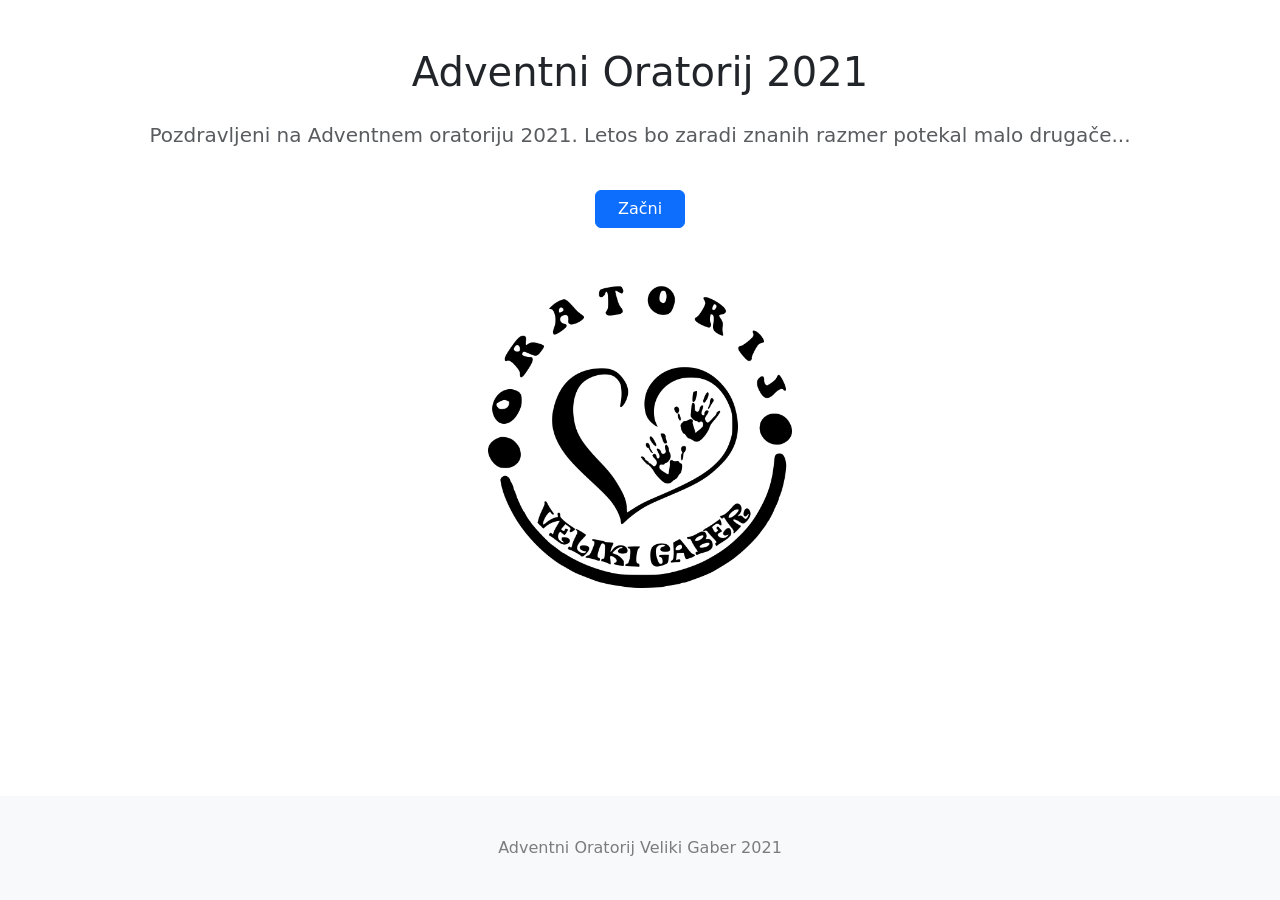
<file: index.html>
<!DOCTYPE html>
<html>

<head>
	<title>Oratorij Veliki Gaber</title>
	<meta charset="utf-8">
	<meta name="viewport" content="width=device-width, initial-scale=1, shrink-to-fit=no">
	<meta name="description" content="Spletna stran adventnega oratorija 2021">
	<meta name="author" content="github.com/oratorij-veliki-gaber">
	<link rel="icon" href="/favicon.ico">
	<link rel="stylesheet" href=" https://cdn.jsdelivr.net/npm/bootstrap@5.0.0-beta2/dist/css/bootstrap.min.css ">
	<link rel="stylesheet" href="https://use.fontawesome.com/releases/v5.2.0/css/all.css">
	<link rel="stylesheet" href="style.css">
</head>

<body class="d-flex flex-column min-vh-100">
	<section class="jumbotron py-5">
		<div class="container">
			<div class="row justify-content-center text-center">
				<div class="col-md-12">
					<h1 class="jumbotron-heading">Adventni Oratorij 2021</h1>
					<p class="lead text-muted py-3">Pozdravljeni na Adventnem oratoriju 2021. Letos bo zaradi znanih
						razmer potekal malo drugače...</p>
					<a href="uvod.html" class="btn btn-primary my-2 btn-m btn-cnt">Začni</a>
				</div>
				<img src="images/logo-oratorij.png" class="img-fluid p-5 max-W400 max-H400" alt="logo">
			</div>
		</div>
	</section>
	<script src="https://cdn.jsdelivr.net/npm/bootstrap@5.0.0-alpha3/dist/js/bootstrap.bundle.min.js"
		integrity="sha384-popRpmFF9JQgExhfw5tZT4I9/CI5e2QcuUZPOVXb1m7qUmeR2b50u+YFEYe1wgzy"
		crossorigin="anonymous"></script>
</body>
<footer class="flex-shrink-0 py-4 bg-light text-black-50 mt-auto">
	<div class="container p-3 pb-0">
		<section class="p-3 pt-0">
			<div class="col-md-12 col-lg-12 text-center">
				Adventni Oratorij Veliki Gaber 2021
			</div>
		</section>
	</div>
</footer>

</html>
</file>
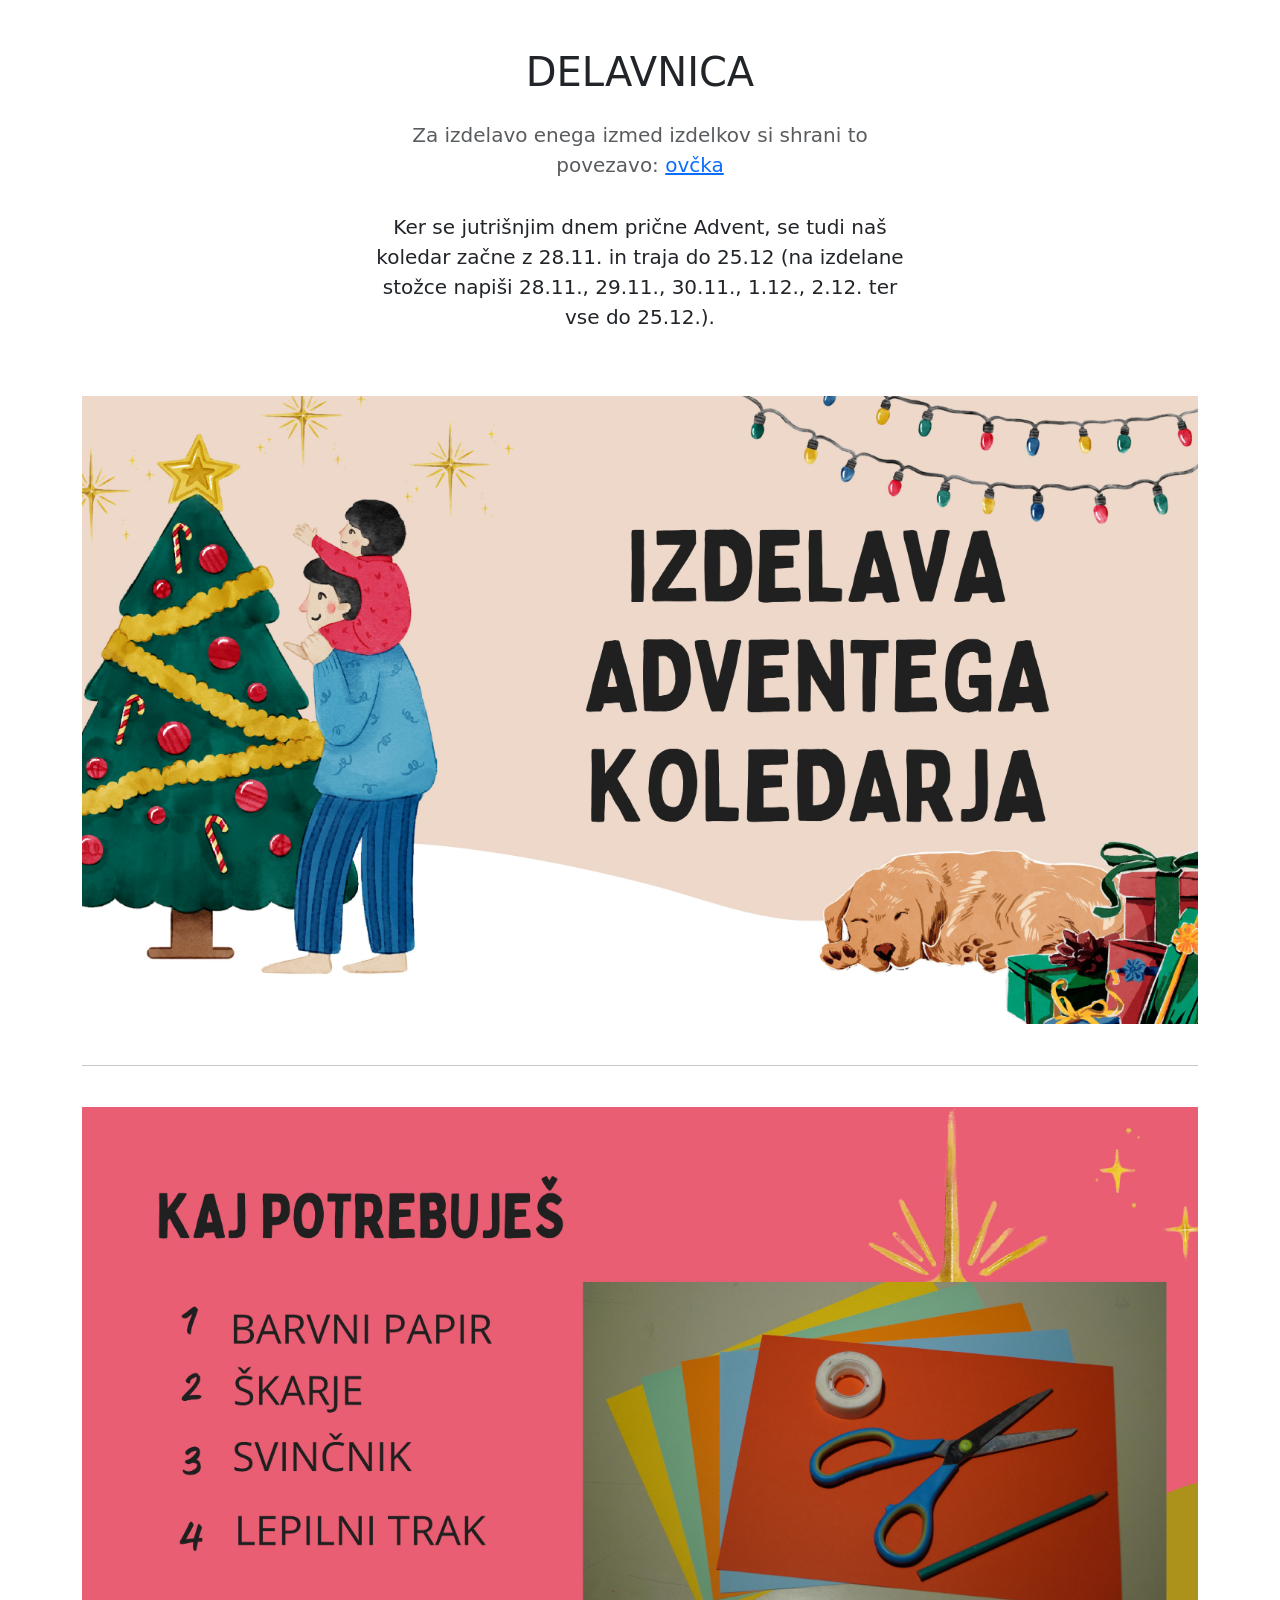
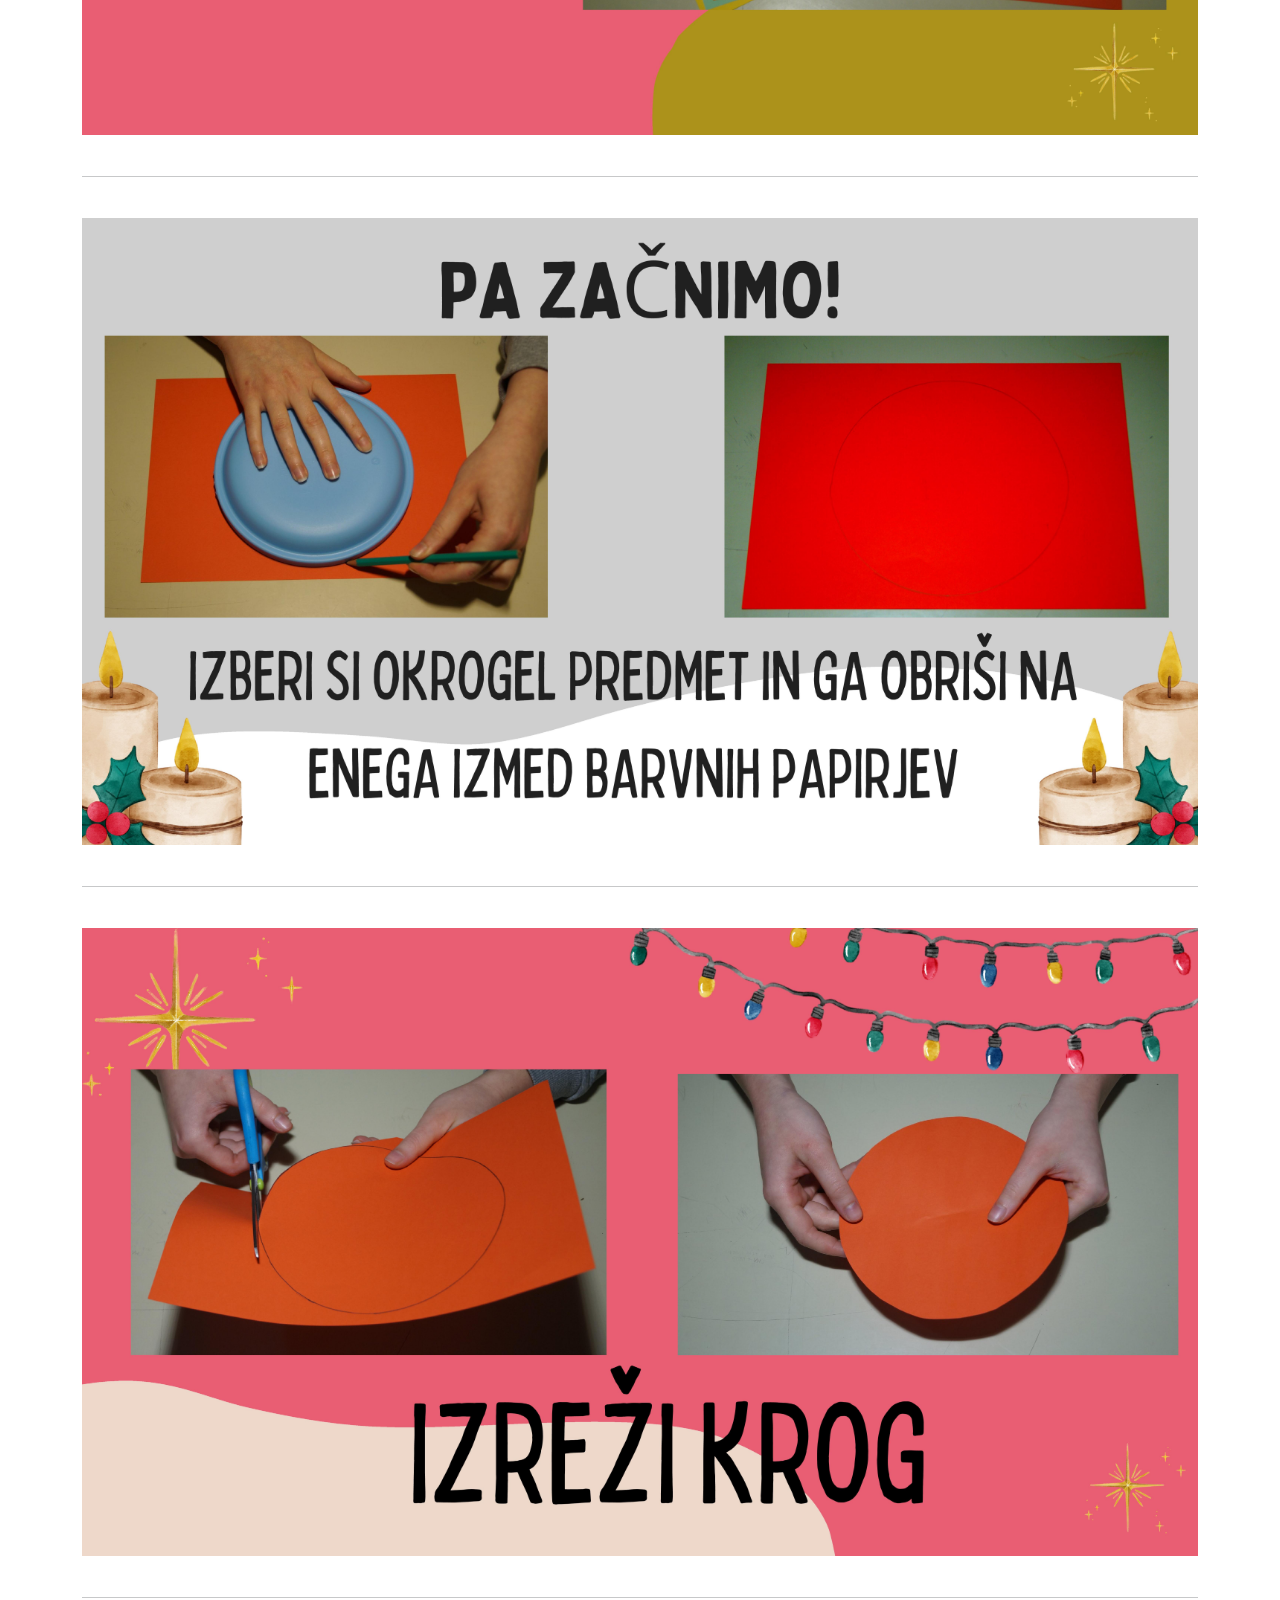
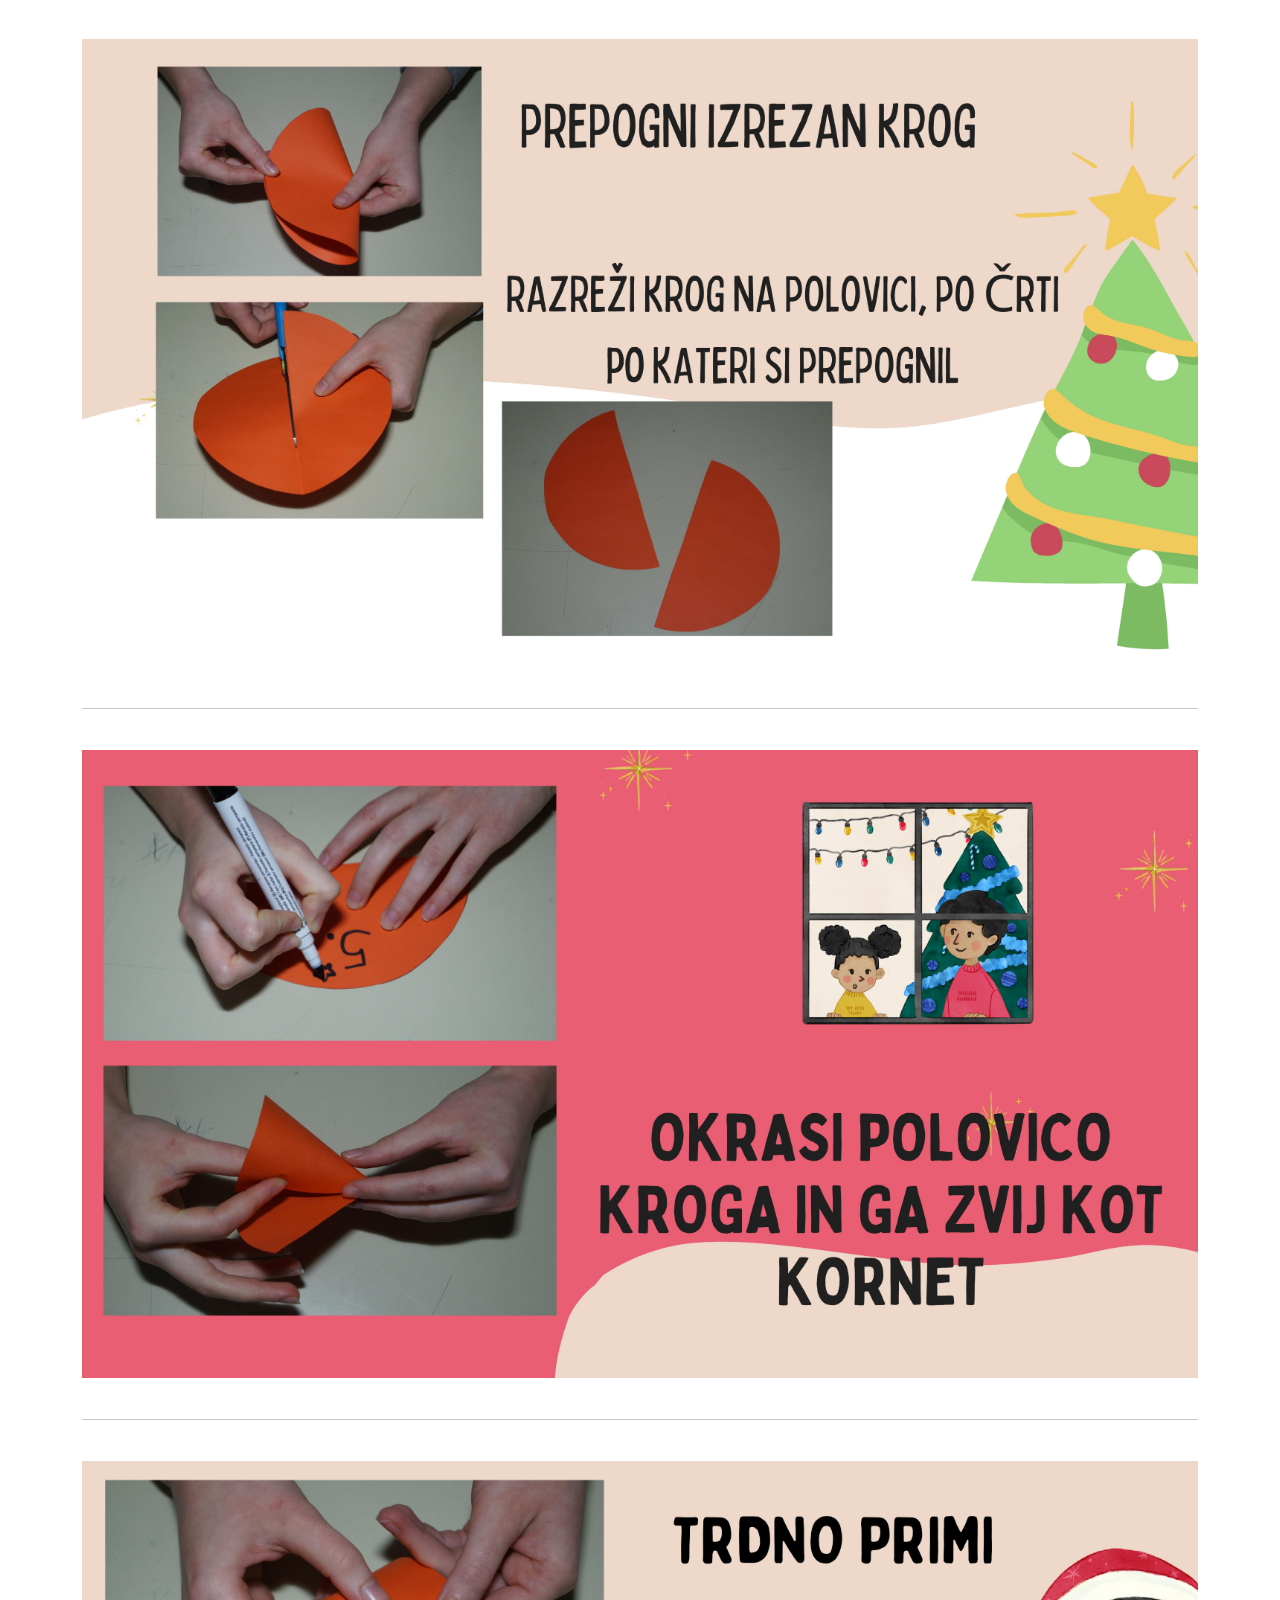
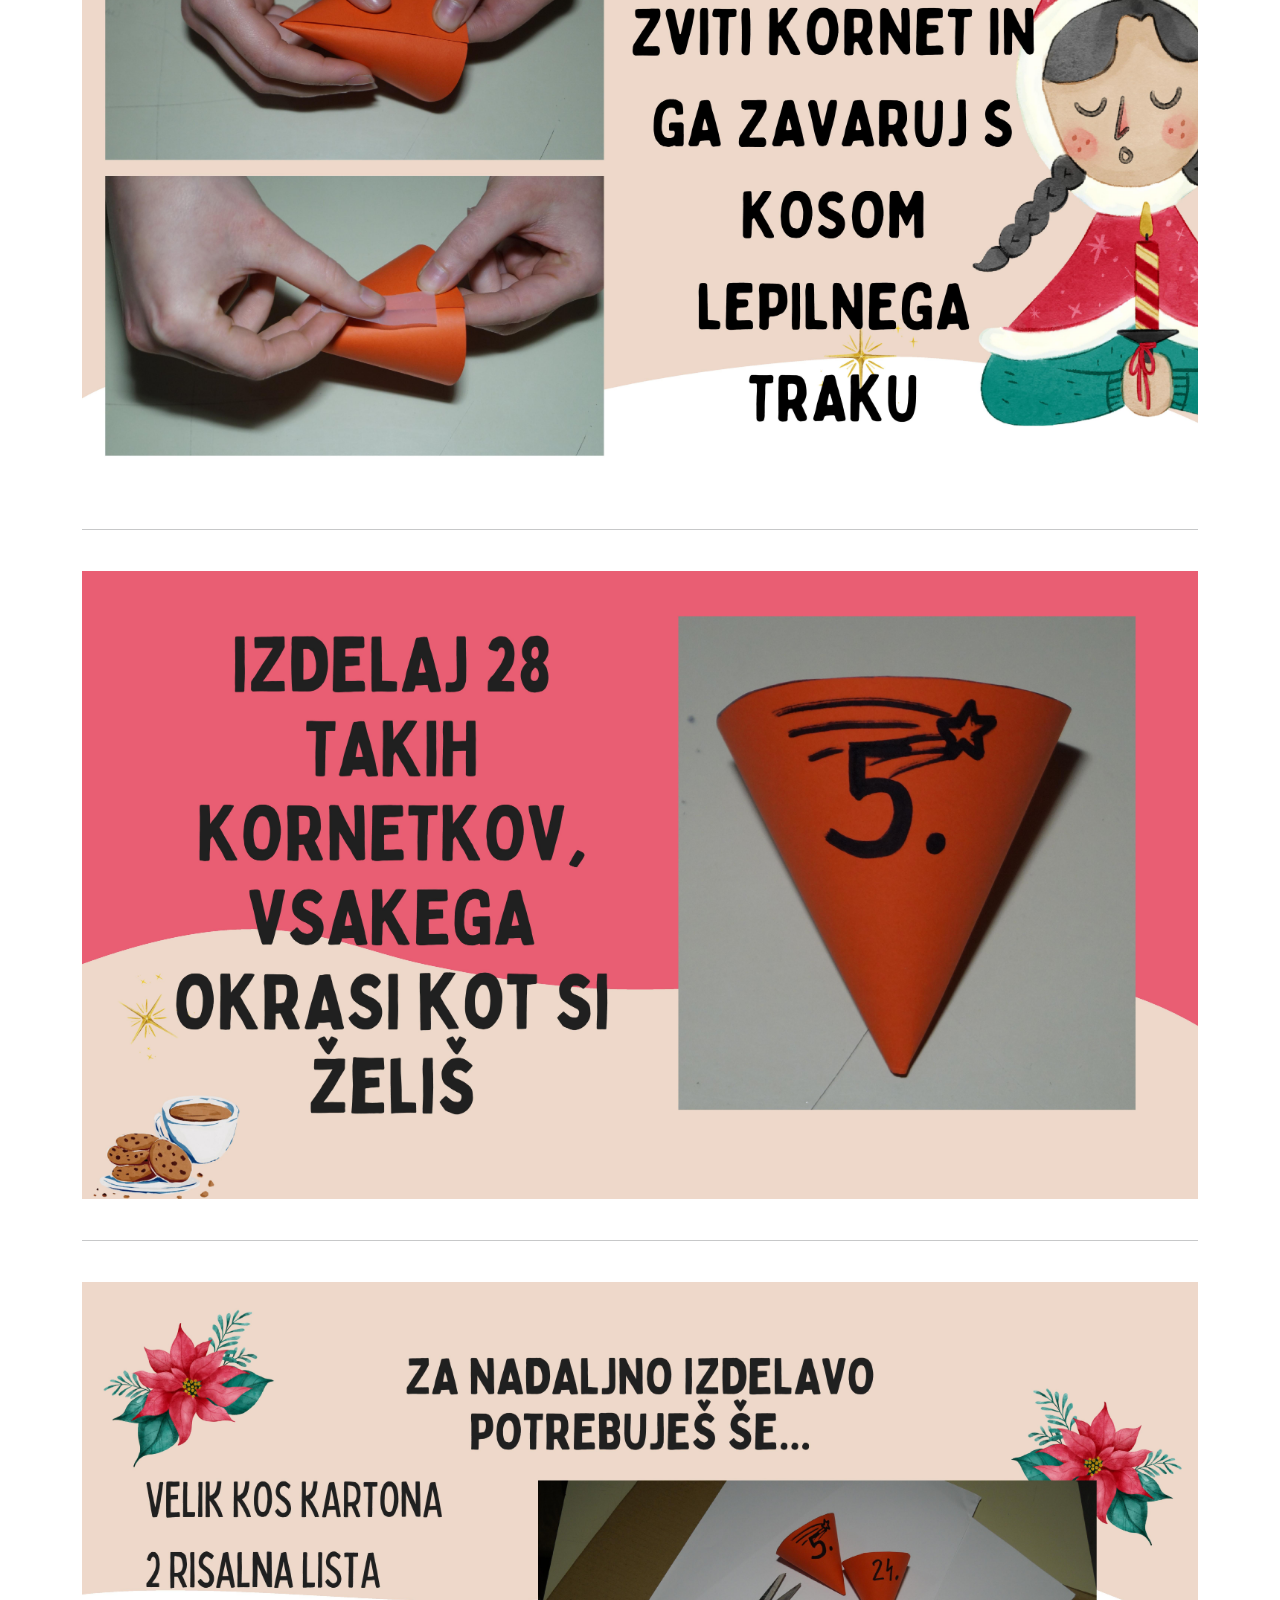
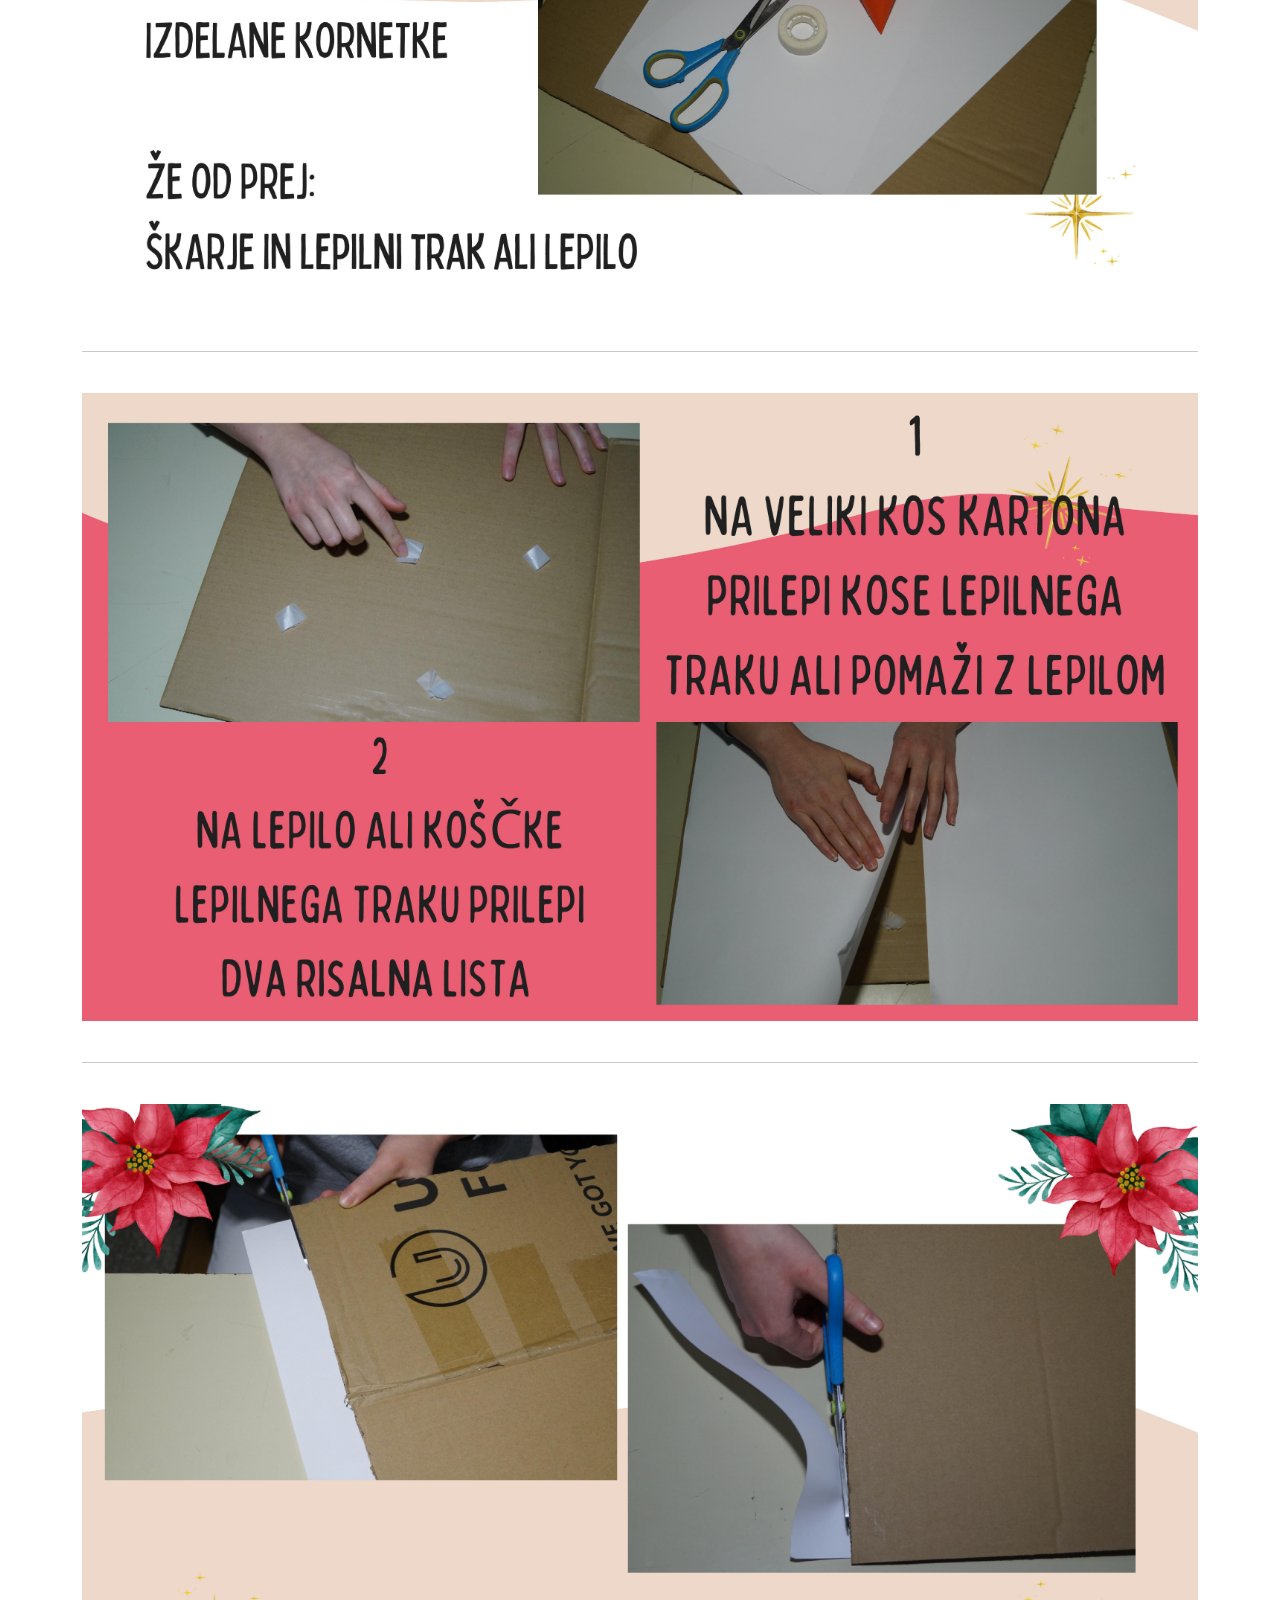
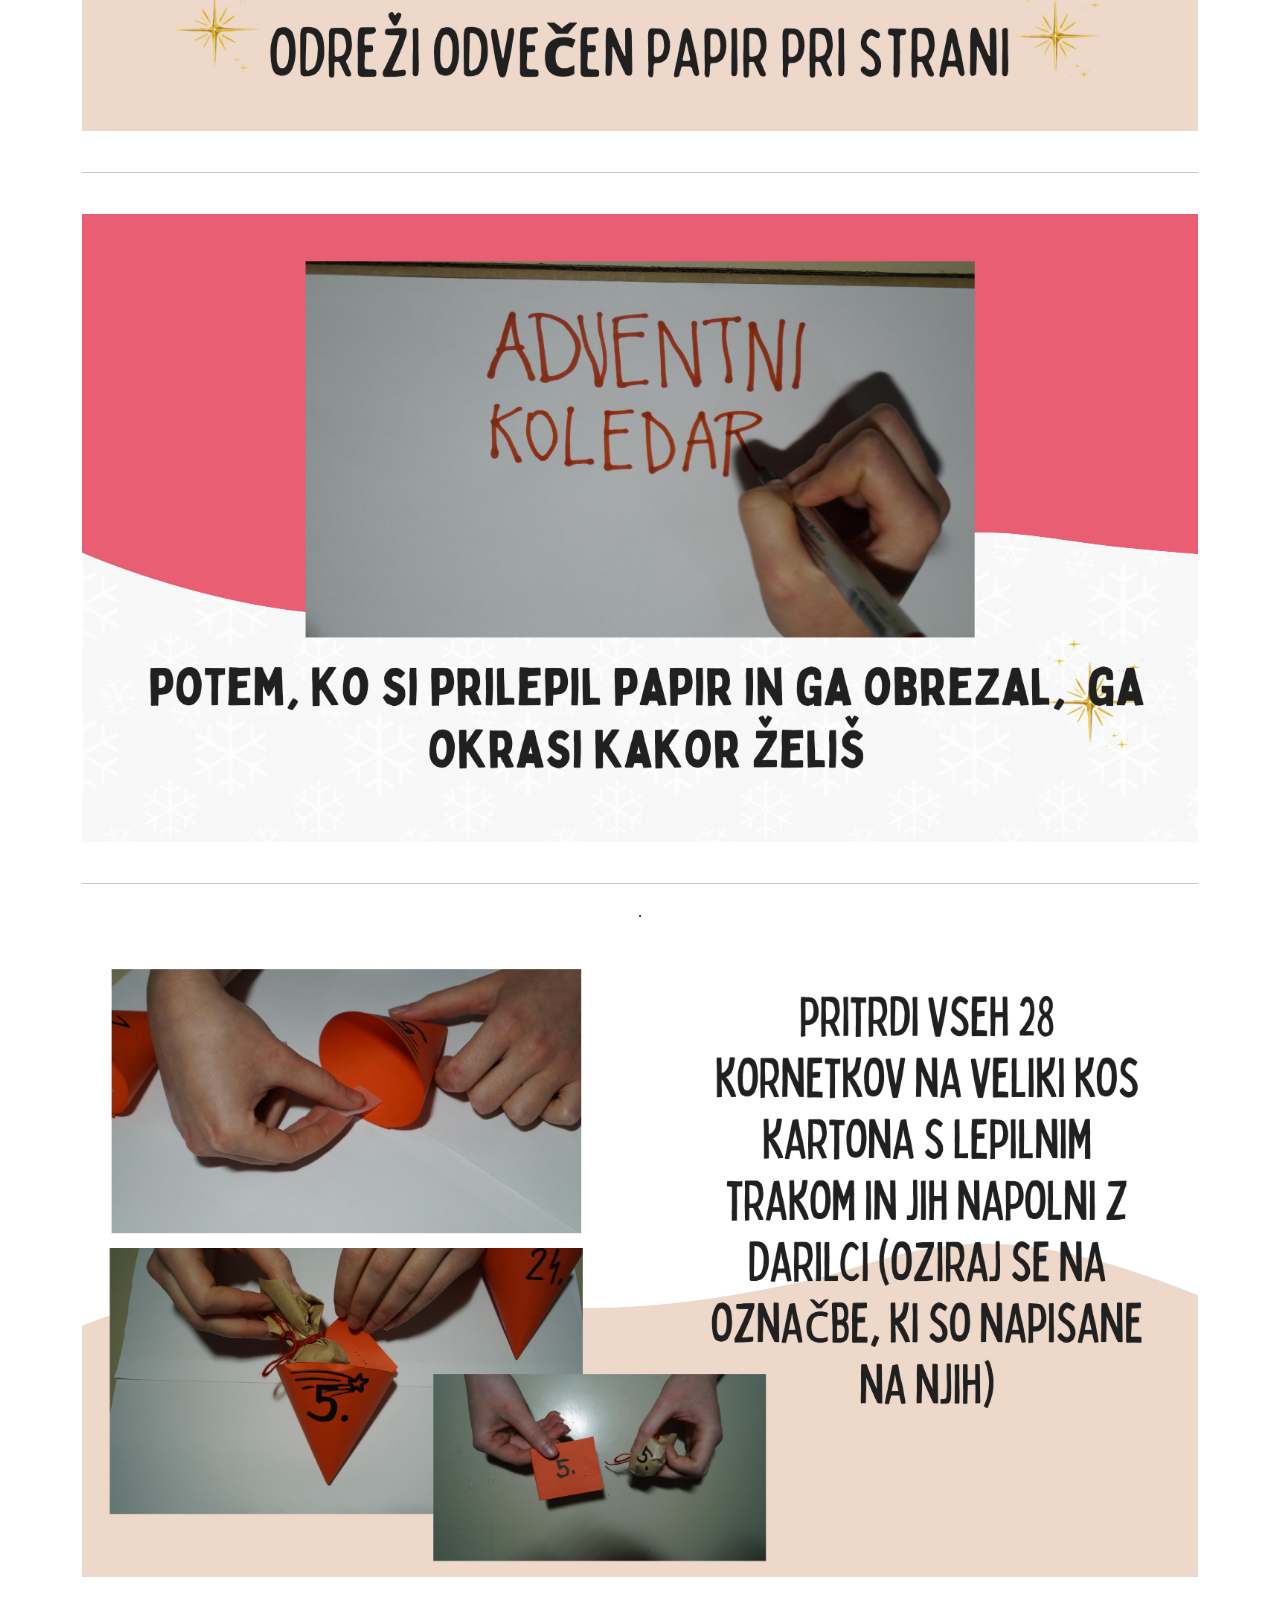
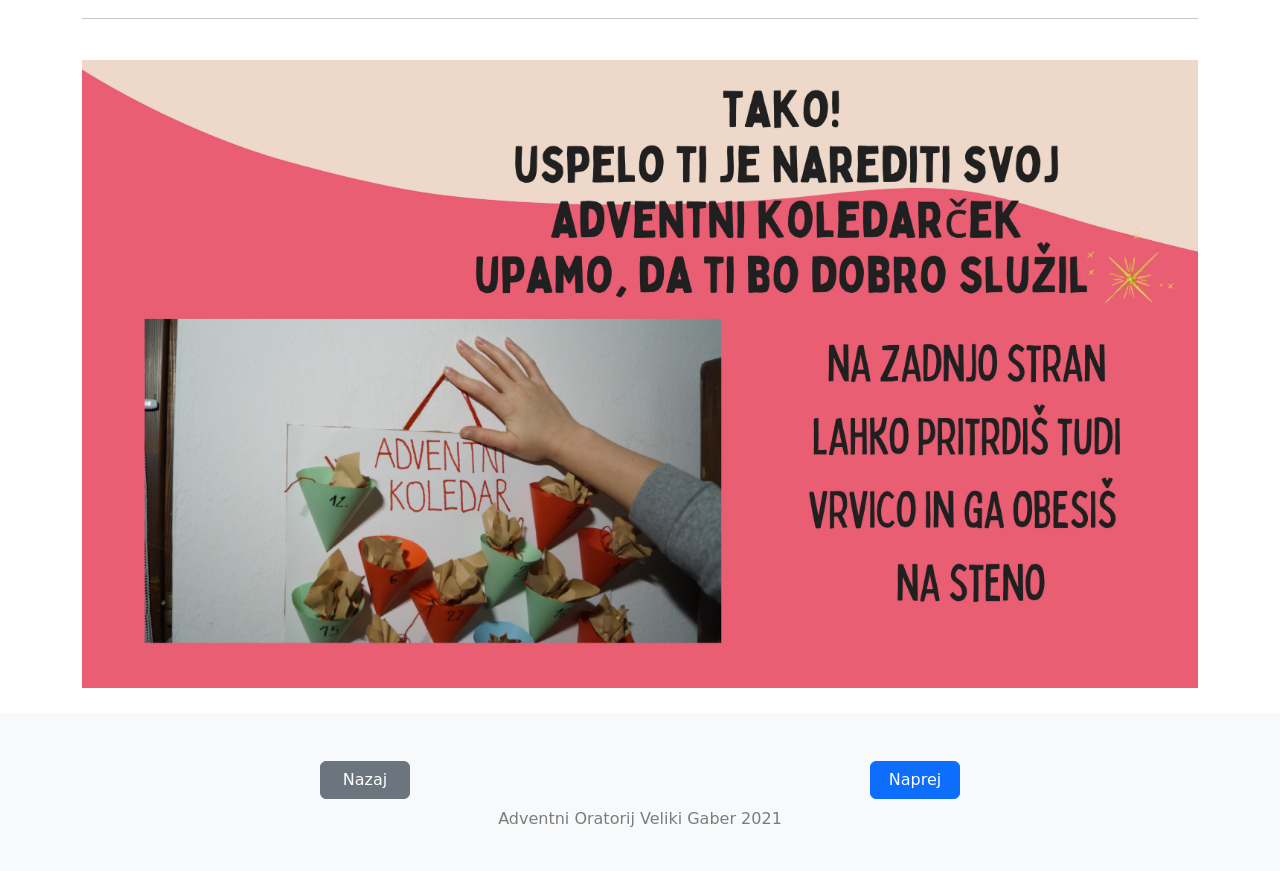
<file: delavnica.html>
<!DOCTYPE html>
<html>

<head>
	<title>Delavnica - Oratorij Veliki Gaber</title>
	<meta charset="utf-8">
	<meta name="viewport" content="width=device-width, initial-scale=1, shrink-to-fit=no">
	<meta name="description" content="Spletna stran adventnega oratorija 2021">
	<meta name="author" content="github.com/oratorij-veliki-gaber">
	<link rel="icon" href="/favicon.ico">
	<link rel="stylesheet" href=" https://cdn.jsdelivr.net/npm/bootstrap@5.0.0-beta2/dist/css/bootstrap.min.css ">
	<link rel="stylesheet" href="https://use.fontawesome.com/releases/v5.2.0/css/all.css">
	<link rel="stylesheet" href="style.css">
</head>

<body class="d-flex flex-column min-vh-100">
	<section class="jumbotron py-5">
		<div class="container">
			<div class="row justify-content-center text-center">
				<div class="col-md-6">
					<h1 class="jumbotron-heading">DELAVNICA</h1>
					<p class="lead text-muted py-3">Za izdelavo enega izmed izdelkov si shrani to povezavo: <a
							href="ovcka.html" target="_blank">ovčka</a></p>
					<p class="lead lh-30 text-justify">
						Ker se jutrišnjim dnem prične Advent, se tudi naš koledar začne z 28.11. in traja do 25.12 (na
						izdelane stožce napiši 28.11., 29.11., 30.11., 1.12., 2.12. ter vse do 25.12.).
					</p>
				</div>
			</div>
		</div>
	</section>
	<section class="jumbotron">
		<div class="container">
			<div class="row justify-content-center text-center">
				<div class="col-md-12">
					<img src="images/delavnica01.jpg" class="img-fluid mb-25" alt="image1"> <br>
					<hr>
					<img src="images/delavnica02.jpg" class="img-fluid mt-25 mb-25" alt="image2"> <br>
					<hr>
					<img src="images/delavnica03.jpg" class="img-fluid mt-25 mb-25" alt="image3"> <br>
					<hr>
					<img src="images/delavnica04.jpg" class="img-fluid mt-25 mb-25" alt="image4"> <br>
					<hr>
					<img src="images/delavnica05.jpg" class="img-fluid mt-25 mb-25" alt="image5"> <br>
					<hr>
					<img src="images/delavnica06.jpg" class="img-fluid mt-25 mb-25" alt="image6"> <br>
					<hr>
					<img src="images/delavnica07.jpg" class="img-fluid mt-25 mb-25" alt="image7"> <br>
					<hr>
					<img src="images/delavnica08.jpg" class="img-fluid mt-25 mb-25" alt="image8"> <br>
					<hr>
					<img src="images/delavnica09.jpg" class="img-fluid mt-25 mb-25" alt="image9"> <br>
					<hr>
					<img src="images/delavnica10.jpg" class="img-fluid mt-25 mb-25" alt="image10"> <br>
					<hr>
					<img src="images/delavnica11.jpg" class="img-fluid mt-25 mb-25" alt="image11"> <br>
					<hr>
					<img src="images/delavnica12.jpg" class="img-fluid mt-25 mb-25" alt="image12"> <br>
					<hr> .
					<img src="images/delavnica13.jpg" class="img-fluid mt-25 mb-25" alt="image13"> <br>
					<hr>
					<img src="images/delavnica14.jpg" class="img-fluid mt-25 mb-25" alt="image14">
				</div>
			</div>
		</div>
	</section>
	<script src="https://cdn.jsdelivr.net/npm/bootstrap@5.0.0-alpha3/dist/js/bootstrap.bundle.min.js"
		integrity="sha384-popRpmFF9JQgExhfw5tZT4I9/CI5e2QcuUZPOVXb1m7qUmeR2b50u+YFEYe1wgzy"
		crossorigin="anonymous"></script>
</body>
<footer class="flex-shrink-0 py-4 bg-light text-black-50 mt-auto">
	<div class="container p-3 pb-0">
		<section class="p-3 pt-0">
			<div class="row d-flex align-items-center">
				<div class="col-md-6 col-lg-6 ml-lg-6 text-center text-md-center">
					<a href=zgodba.html class="btn btn-secondary my-2 btn-m">Nazaj</a>
				</div>
				<div class="col-md-6 col-lg-6 ml-lg-6 text-center text-md-center">
					<a href="zakljucek.html" class="btn btn-primary my-2 btn-m">Naprej</a>
				</div>
			</div>
			<div class="col-md-12 col-lg-12 text-center">
				Adventni Oratorij Veliki Gaber 2021
			</div>
		</section>
	</div>
</footer>

</html>
</file>
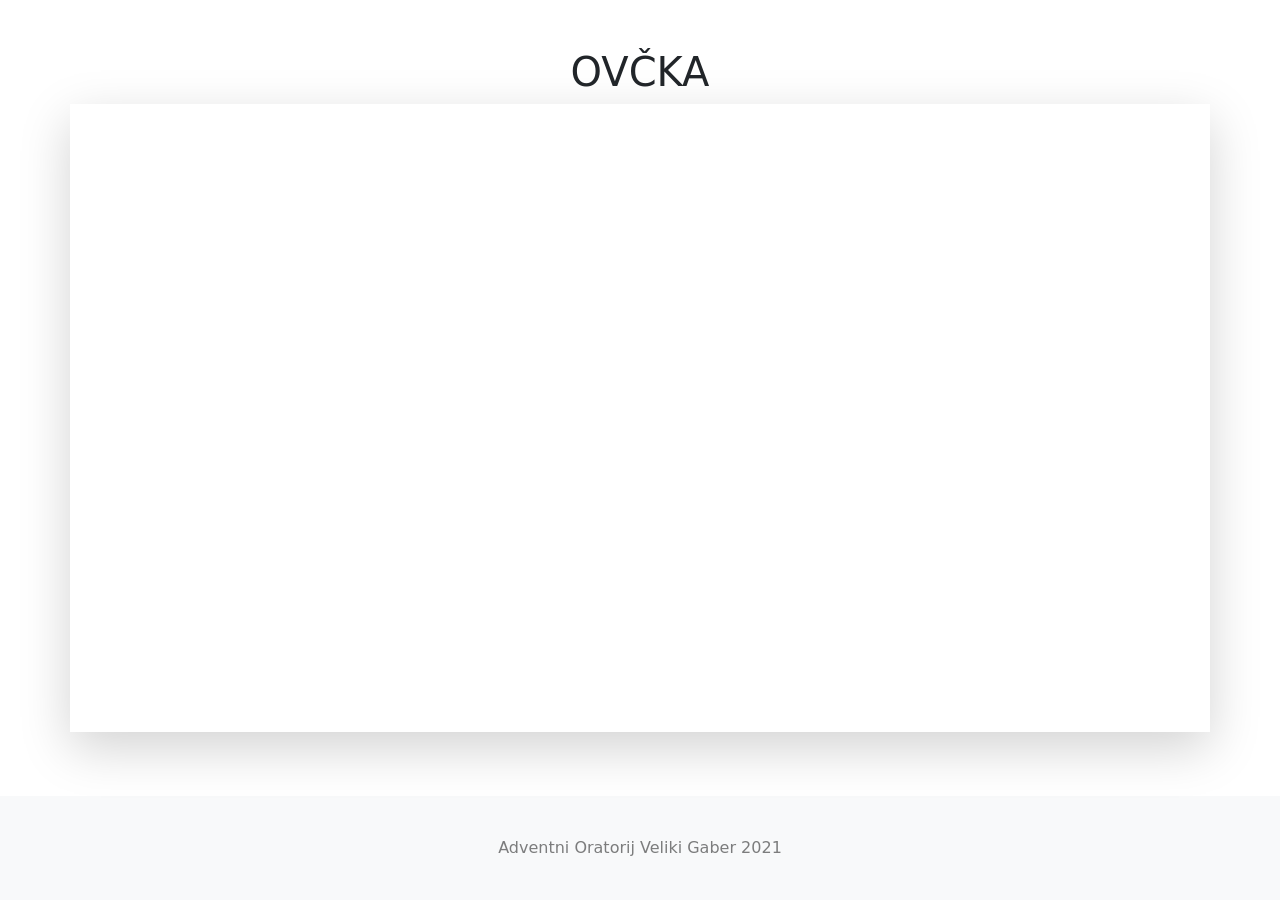
<file: ovcka.html>
<!DOCTYPE html>
<html>
	<head>
		<title>Ovčka - Oratorij Veliki Gaber</title>
		<meta charset="utf-8">
		<meta name="viewport" content="width=device-width, initial-scale=1, shrink-to-fit=no">
		<meta name="description" content="Spletna stran adventnega oratorija 2021">
		<meta name="author" content="github.com/oratorij-veliki-gaber">
		<link rel="icon" href="/favicon.ico">
		<link rel="stylesheet" href=" https://cdn.jsdelivr.net/npm/bootstrap@5.0.0-beta2/dist/css/bootstrap.min.css ">
		<link rel="stylesheet" href="https://use.fontawesome.com/releases/v5.2.0/css/all.css">
		<link rel="stylesheet" href="style.css">
	</head>
	<body class="d-flex flex-column min-vh-100">
		<section class="jumbotron py-5" >
			<div class="container">
				<div class="row justify-content-center text-center">
					<div class="col-md-6">
						<h1 class="jumbotron-heading">OVČKA</h1>
					</div>
					<div class="ratio ratio-16x9 shadow-lg">
						<iframe class="" src="https://www.youtube-nocookie.com/embed/lZCiaCano5w?rel=0&showinfo=0&modestbranding=1&color=white&loop=1" allowfullscreen=""></iframe>
					</div>
				</div>
			</div>
		</section>
		<script src="https://cdn.jsdelivr.net/npm/bootstrap@5.0.0-alpha3/dist/js/bootstrap.bundle.min.js"
			integrity="sha384-popRpmFF9JQgExhfw5tZT4I9/CI5e2QcuUZPOVXb1m7qUmeR2b50u+YFEYe1wgzy"
			crossorigin="anonymous"></script>
	</body>
	<footer class="flex-shrink-0 py-4 bg-light text-black-50 mt-auto">
		<div class="container p-3 pb-0">
			<section class="p-3 pt-0">
				<div class="row d-flex align-items-center">
					<!--<div class="col-md-6 col-lg-6 ml-lg-6 text-center text-md-center">
						<a href="delavnica.html" class="btn btn-secondary my-2 btn-m btn-cnt">Nazaj</a>
					</div>-->     
					<!--<div class="col-md-6 col-lg-6 ml-lg-6 text-center text-md-center">
						<a href="kateheza.html" class="btn btn-primary my-2 btn-m">Naprej</a>
					</div>-->
				</div>
				<div class="col-md-12 col-lg-12 text-center">
					Adventni Oratorij Veliki Gaber 2021
				</div>
			</section>
		</div>
	</footer>
</html>
</file>
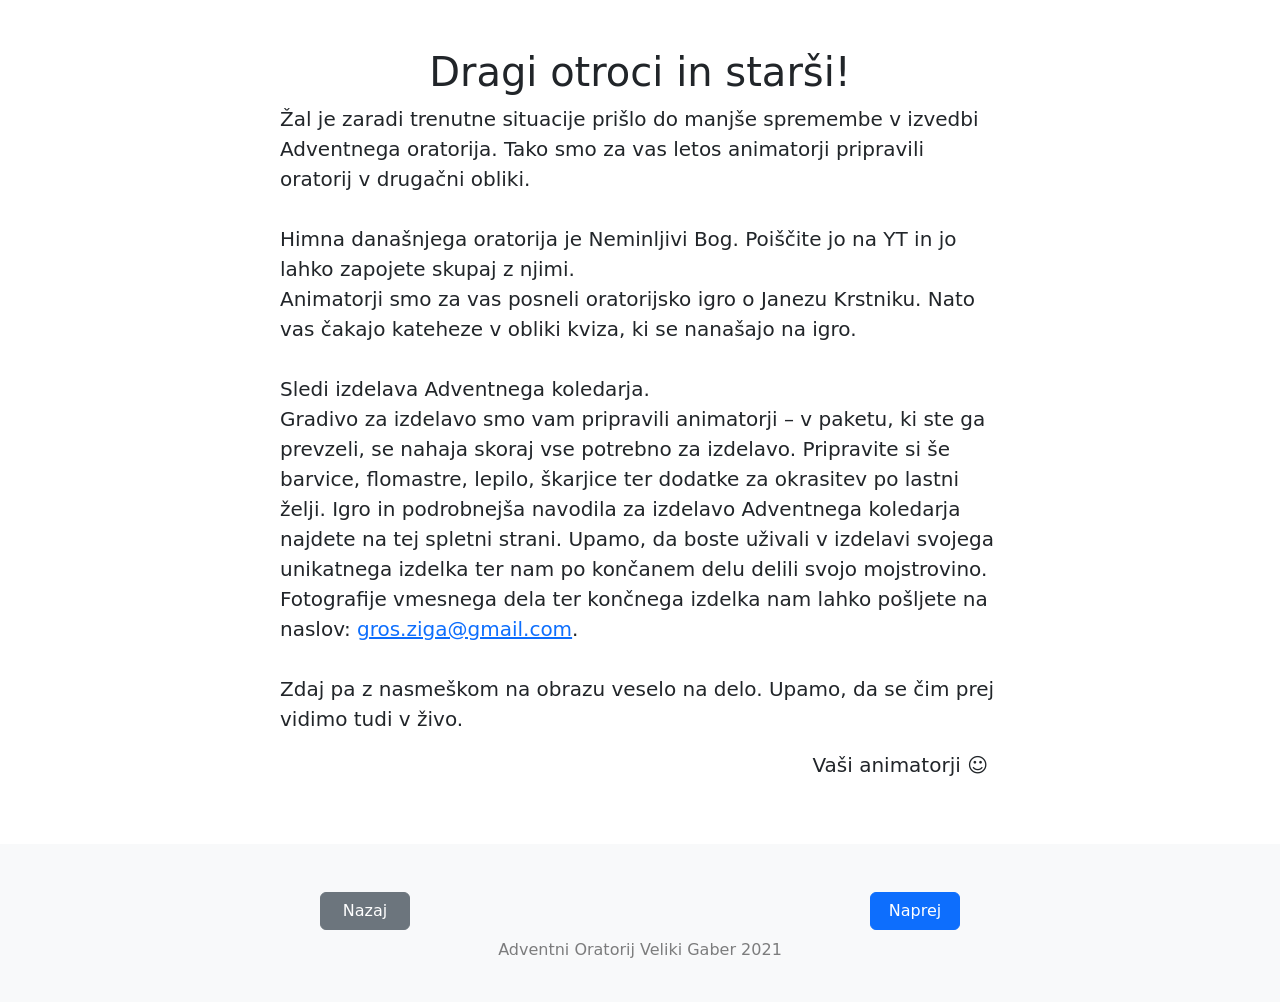
<file: uvod.html>
<!DOCTYPE html>
<html>
	<head>
		<title>Navodila in nagovor - Oratorij Veliki Gaber</title>
		<meta charset="utf-8">
		<meta name="viewport" content="width=device-width, initial-scale=1, shrink-to-fit=no">
		<meta name="description" content="Spletna stran adventnega oratorija 2021">
		<meta name="author" content="github.com/oratorij-veliki-gaber">
		<link rel="icon" href="/favicon.ico">
		<link rel="stylesheet" href=" https://cdn.jsdelivr.net/npm/bootstrap@5.0.0-beta2/dist/css/bootstrap.min.css ">
		<link rel="stylesheet" href="https://use.fontawesome.com/releases/v5.2.0/css/all.css">
		<link rel="stylesheet" href="style.css">
	</head>
	<body class="d-flex flex-column min-vh-100">
		<section class="jumbotron py-5">
			<div class="container">
				<div class="row justify-content-center">
					<div class="col-md-6">
						<h1 class="jumbotron-heading text-center">Dragi otroci in starši!</h1>
					</div>
						<div class="row justify-content-center text-left">
						<div class="col-md-8">
							<p class="lead lh-30 text-justify">				
							
							Žal je zaradi trenutne situacije prišlo do manjše spremembe v izvedbi Adventnega oratorija. Tako smo za vas letos animatorji pripravili oratorij v drugačni obliki. <br><br>
							<b>Himna</b> današnjega oratorija je Neminljivi Bog. Poiščite jo na YT in jo lahko zapojete skupaj z njimi.<br>
							Animatorji smo za vas posneli <b>oratorijsko igro o Janezu Krstniku.</b> Nato vas čakajo kateheze v obliki kviza, ki se nanašajo na igro.<br><br>
							Sledi <b>izdelava Adventnega koledarja.</b><br>
							Gradivo za izdelavo smo vam pripravili animatorji – v paketu, ki ste ga prevzeli, se nahaja skoraj vse potrebno za izdelavo. Pripravite si še barvice, flomastre, lepilo, škarjice ter dodatke za okrasitev po lastni želji.
							Igro in podrobnejša navodila za izdelavo Adventnega koledarja najdete na tej spletni strani.
							Upamo, da boste uživali v izdelavi svojega unikatnega izdelka ter nam po končanem delu delili svojo mojstrovino. Fotografije vmesnega dela ter končnega izdelka nam lahko pošljete na naslov: <a href="mailto:gros.ziga@gmail.com">gros.ziga@gmail.com</a>.<br><br>
							Zdaj pa z nasmeškom na obrazu veselo na delo. Upamo, da se čim prej vidimo tudi v živo. <br>
							</p>
							<div class="row justify-content-center end">			
								<div class="row justify-content-center text-end">
									<p class="lead lh-30 text-justify"><b>Vaši animatorji ☺</b></p>
								</div>
							</div>
						</div>
					</div>
				</div>
			</div>
		</section>
		<script src="https://cdn.jsdelivr.net/npm/bootstrap@5.0.0-alpha3/dist/js/bootstrap.bundle.min.js"
			integrity="sha384-popRpmFF9JQgExhfw5tZT4I9/CI5e2QcuUZPOVXb1m7qUmeR2b50u+YFEYe1wgzy"
			crossorigin="anonymous"></script>
	</body>
	<footer class="flex-shrink-0 py-4 bg-light text-black-50 mt-auto">
		<div class="container p-3 pb-0">
			<section class="p-3 pt-0">
				<div class="row d-flex align-items-center">
					<div class="col-md-6 col-lg-6 ml-lg-6 text-center text-md-center">
						<a href="index.html" class="btn btn-secondary my-2 btn-m btn-cnt">Nazaj</a>
					</div>     
					<div class="col-md-6 col-lg-6 ml-lg-6 text-center text-md-center">
						<a href="zgodba.html" class="btn btn-primary my-2 btn-m btn-cnt">Naprej</a>
					</div>
				</div>
				<div class="col-md-12 col-lg-12 text-center">
					Adventni Oratorij Veliki Gaber 2021
				</div>
			</section>
		</div>
	</footer>
</html>
</file>
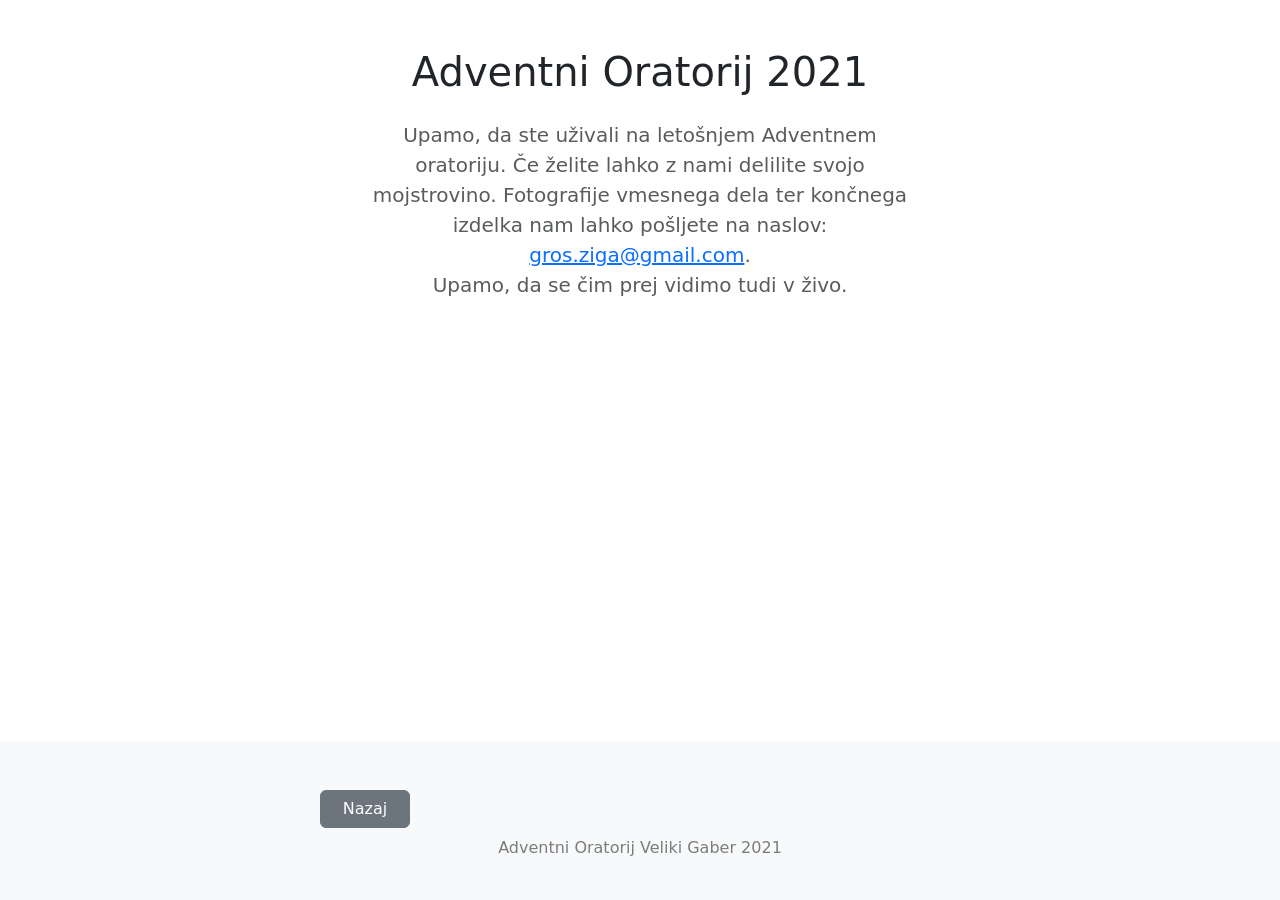
<file: zakljucek.html>
<!DOCTYPE html>
<html>
	<head>
		<title>Oratorij Veliki Gaber</title>
		<meta charset="utf-8">
		<meta name="viewport" content="width=device-width, initial-scale=1, shrink-to-fit=no">
		<meta name="description" content="Spletna stran adventnega oratorija 2021">
		<meta name="author" content="github.com/oratorij-veliki-gaber">
		<link rel="icon" href="/favicon.ico">
		<link rel="stylesheet" href=" https://cdn.jsdelivr.net/npm/bootstrap@5.0.0-beta2/dist/css/bootstrap.min.css ">
		<link rel="stylesheet" href="https://use.fontawesome.com/releases/v5.2.0/css/all.css">
		<link rel="stylesheet" href="style.css">
	</head>
	<body class="d-flex flex-column min-vh-100">
		<section class="jumbotron py-5" >
			<div class="container">
				<div class="row justify-content-center text-center">
					<div class="col-md-6">
						<h1 class="jumbotron-heading">Adventni Oratorij 2021</h1>
						<p class="lead text-muted py-3">
							Upamo, da ste uživali na letošnjem Adventnem oratoriju. Če želite lahko z nami delilite svojo mojstrovino. Fotografije vmesnega dela ter končnega izdelka nam lahko pošljete na naslov: <a href="mailto:gros.ziga@gmail.com">gros.ziga@gmail.com</a>.
							<br><b>Upamo, da se čim prej vidimo tudi v živo.</b>
						
					</div>
				</div>
			</div>
		</section>
		<script src="https://cdn.jsdelivr.net/npm/bootstrap@5.0.0-alpha3/dist/js/bootstrap.bundle.min.js"
			integrity="sha384-popRpmFF9JQgExhfw5tZT4I9/CI5e2QcuUZPOVXb1m7qUmeR2b50u+YFEYe1wgzy"
			crossorigin="anonymous"></script>
	</body>
	<footer class="flex-shrink-0 py-4 bg-light text-black-50 mt-auto">
		<div class="container p-3 pb-0">
			<section class="p-3 pt-0">
				<div class="row d-flex align-items-center">
					<div class="col-md-6 col-lg-6 ml-lg-6 text-center text-md-center">
						<a href="delavnica.html" class="btn btn-secondary my-2 btn-m btn-cnt">Nazaj</a>
					</div>     
				</div>
				<div class="col-md-12 col-lg-12 text-center">
					Adventni Oratorij Veliki Gaber 2021
				</div>
			</section>
		</div>
	</footer>
</html>
</file>
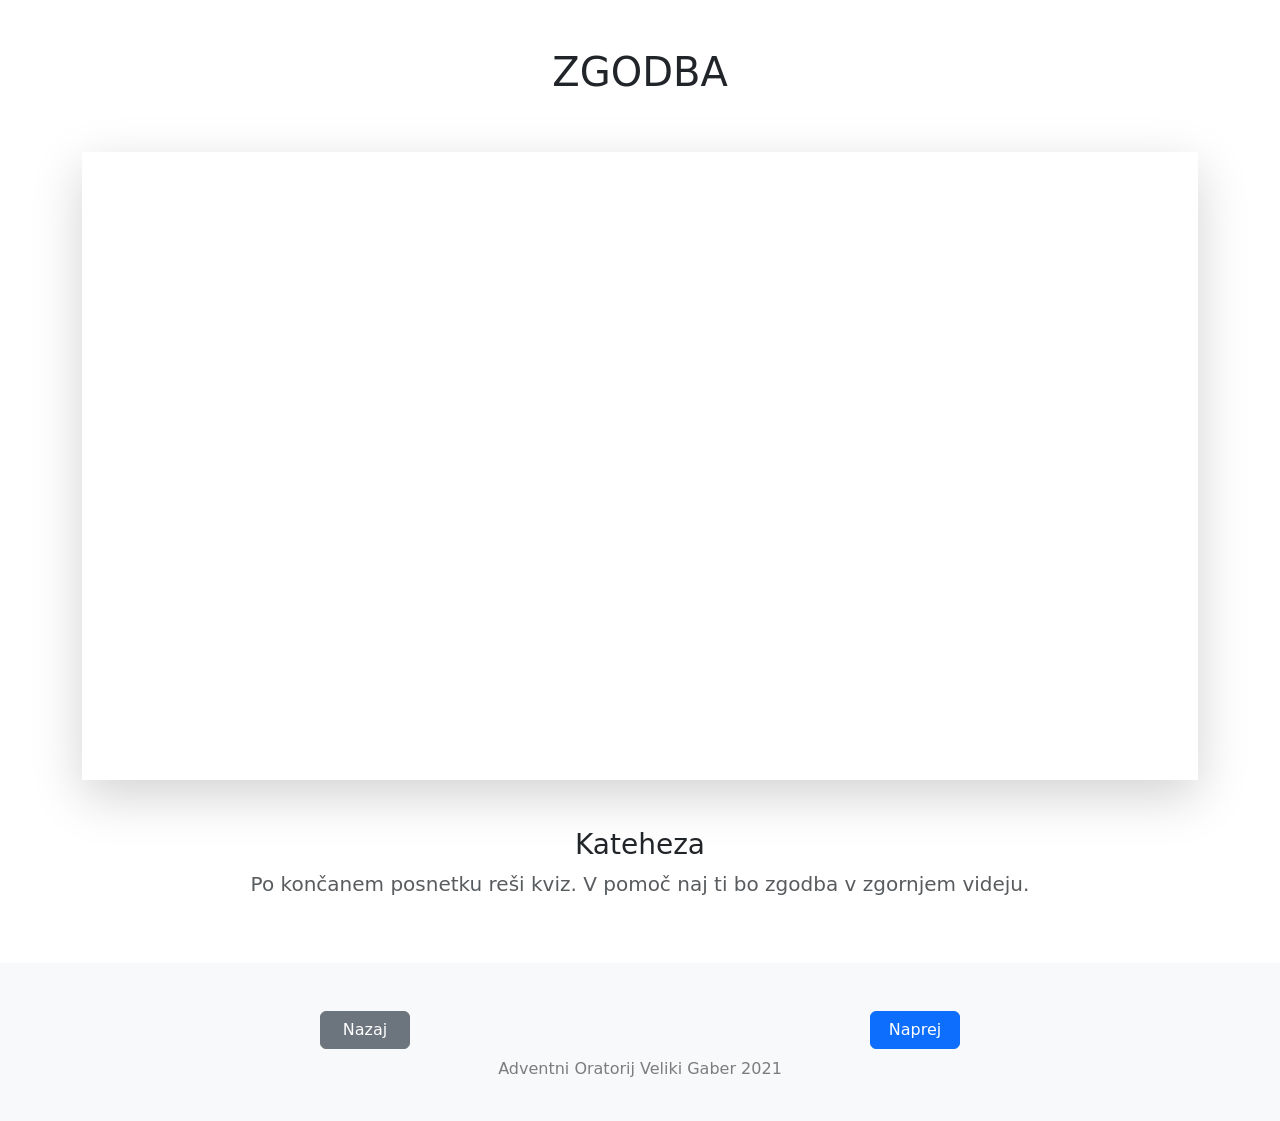
<file: zgodba.html>
<!DOCTYPE html>
<html>
	<head>
		<title>Zgodba - Oratorij Veliki Gaber</title>
		<meta charset="utf-8">
		<meta name="viewport" content="width=device-width, initial-scale=1, shrink-to-fit=no">
		<meta name="description" content="Spletna stran adventnega oratorija 2021">
		<meta name="author" content="github.com/oratorij-veliki-gaber">
		<link rel="icon" href="/favicon.ico">
		<link rel="stylesheet" href=" https://cdn.jsdelivr.net/npm/bootstrap@5.0.0-beta2/dist/css/bootstrap.min.css ">
		<link rel="stylesheet" href="https://use.fontawesome.com/releases/v5.2.0/css/all.css">
		<link rel="stylesheet" href="style.css">
	</head>
	<body class="d-flex flex-column min-vh-100">
		<section class="jumbotron py-5">
			<div class="container">
				<div class="row justify-content-center text-center">
					<div class="col-md-12">
						<h1 class="jumbotron-heading">ZGODBA</h1>
					</div>			
				</div>
			</div>
		</section>
		<section class="jumbotron">
			<div class="container">
				<div class="row justify-content-center text-center">
					<div class="col-md-12">
						<div class="ratio ratio-16x9 shadow-lg">
							<iframe class="" src="https://www.youtube-nocookie.com/embed/G9hlAGrYhsg?rel=0&showinfo=0&modestbranding=1&color=white&loop=1" allowfullscreen=""></iframe>				
						</div>
						<div class="py-5">
							<h3>Kateheza</h3>
							<p class="lead text-muted">Po končanem posnetku reši kviz. V pomoč naj ti bo zgodba v zgornjem videju.</p>
						</div>
					</div>
				</div>
			</div>
		</section>
		<script src="https://cdn.jsdelivr.net/npm/bootstrap@5.0.0-alpha3/dist/js/bootstrap.bundle.min.js"
			integrity="sha384-popRpmFF9JQgExhfw5tZT4I9/CI5e2QcuUZPOVXb1m7qUmeR2b50u+YFEYe1wgzy"
			crossorigin="anonymous"></script>
	</body>
	<footer class="flex-shrink-0 py-4 bg-light text-black-50 mt-auto">
		<div class="container p-3 pb-0">
			<section class="p-3 pt-0">
				<div class="row d-flex align-items-center">
					<div class="col-md-6 col-lg-6 ml-lg-6 text-center text-md-center">
						<a href="uvod.html" class="btn btn-secondary my-2 btn-m btn-cnt">Nazaj</a>
					</div>     
					<div class="col-md-6 col-lg-6 ml-lg-6 text-center text-md-center">
						<a href="delavnica.html" class="btn btn-primary my-2 btn-m btn-cnt">Naprej</a>
					</div>
				</div>
				<div class="col-md-12 col-lg-12 text-center">
					Adventni Oratorij Veliki Gaber 2021
				</div>
			</section>
		</div>
	</footer>
</html>
</file>
<file: style.css>
.btn-m{
	min-width: 90px !important;
	max-width: 90px !important;
}
.btn-cnt{
	text-align: center;
}
.mt-25{
	margin-top: 25px;
}
.mb-25{
	margin-bottom: 25px;
}
.lh-30{
	line-height: 30px;
}
.max-W400{
	max-width: 400px !important;
}
.max-H400{
	max-height: 400px !important;
}
</file>
